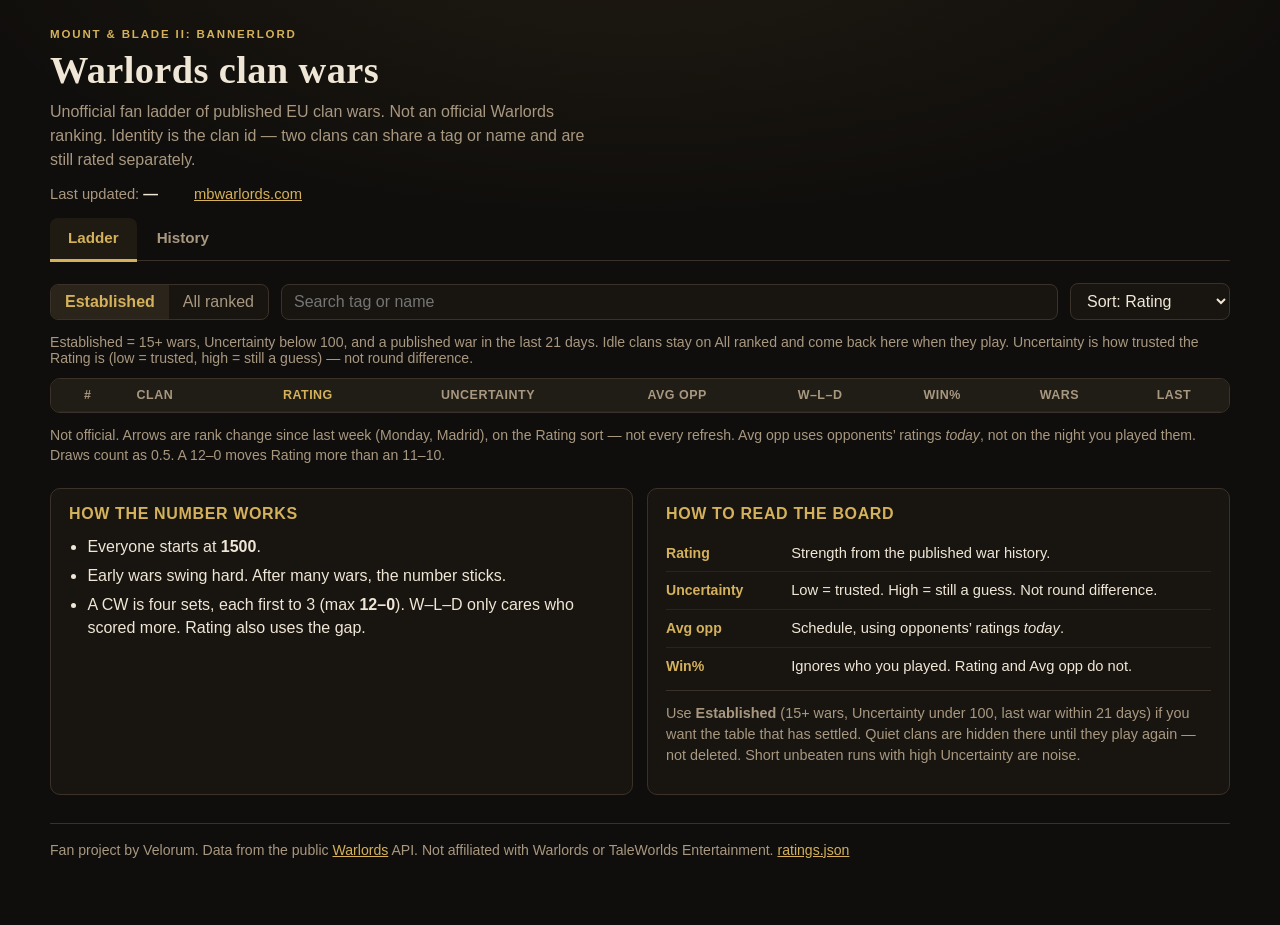
<file: site/index.html>
<!DOCTYPE html>
<html lang="en">
<head>
  <meta charset="utf-8">
  <meta name="viewport" content="width=device-width, initial-scale=1">
  <title>Warlords CW — unofficial clan-war ladder</title>
  <meta name="description" content="Unofficial Warlords (Bannerlord) clan-war ladder. Fan project, not affiliated with Warlords or TaleWorlds.">
  <link rel="stylesheet" href="styles.css">
</head>
<body>
  <div class="wrap">
    <header class="hero">
      <p class="kicker">Mount &amp; Blade II: Bannerlord</p>
      <h1>Warlords clan wars</h1>
      <p class="lede">Unofficial fan ladder of published EU clan wars. Not an official Warlords ranking. Identity is the clan id — two clans can share a tag or name and are still rated separately.</p>
      <div class="meta">
        <span>Last updated: <strong id="last-updated">—</strong></span>
        <span id="board-counts"></span>
        <span><a href="https://mbwarlords.com/">mbwarlords.com</a></span>
      </div>
      <nav class="nav" aria-label="Site">
        <a href="index.html" aria-current="page">Ladder</a>
        <a href="wars.html">History</a>
      </nav>
    </header>

    <div class="controls">
      <div class="seg" role="group" aria-label="Who to show">
        <button type="button" id="btn-established" aria-pressed="true">Established</button>
        <button type="button" id="btn-all" aria-pressed="false">All ranked</button>
      </div>
      <label class="search">
        <input id="search" type="search" placeholder="Search tag or name" autocomplete="off">
      </label>
      <label class="sort">
        <select id="sort" aria-label="Sort board">
          <option value="rating">Sort: Rating</option>
          <option value="wars">Sort: Wars</option>
        </select>
      </label>
    </div>
    <p class="filter-hint">Established = 15+ wars, Uncertainty below 100, and a published war in the last 21 days. Idle clans stay on All ranked and come back here when they play. Uncertainty is how trusted the Rating is (low = trusted, high = still a guess) — not round difference.</p>

    <div class="table-wrap">
      <table class="board">
        <thead>
          <tr>
            <th scope="col">#</th>
            <th scope="col">Clan</th>
            <th class="sortable" scope="col" data-sort="rating" aria-sort="descending">Rating</th>
            <th scope="col">Uncertainty</th>
            <th scope="col">Avg opp</th>
            <th scope="col">W–L–D</th>
            <th scope="col">Win%</th>
            <th class="sortable" scope="col" data-sort="wars">Wars</th>
            <th scope="col">Last</th>
          </tr>
        </thead>
        <tbody id="board-body"></tbody>
      </table>
      <p class="empty" id="board-empty" hidden>No clans match this view.</p>
    </div>
    <p class="caption">Not official. Arrows are rank change since last week (Monday, Madrid), on the Rating sort — not every refresh. Avg opp uses opponents’ ratings <em>today</em>, not on the night you played them. Draws count as 0.5. A 12–0 moves Rating more than an 11–10.</p>

    <section class="explain" aria-label="How the rating works">
      <article class="card">
        <h2>How the number works</h2>
        <ul class="rules">
          <li>Everyone starts at <strong>1500</strong>.</li>
          <li>Early wars swing hard. After many wars, the number sticks.</li>
          <li>A CW is four sets, each first to 3 (max <strong>12–0</strong>). W–L–D only cares who scored more. Rating also uses the gap.</li>
        </ul>
        <div id="explain-dynamic"></div>
      </article>
      <article class="card">
        <h2>How to read the board</h2>
        <dl class="cols">
          <div>
            <dt>Rating</dt>
            <dd>Strength from the published war history.</dd>
          </div>
          <div>
            <dt>Uncertainty</dt>
            <dd>Low = trusted. High = still a guess. Not round difference.</dd>
          </div>
          <div>
            <dt>Avg opp</dt>
            <dd>Schedule, using opponents’ ratings <em>today</em>.</dd>
          </div>
          <div>
            <dt>Win%</dt>
            <dd>Ignores who you played. Rating and Avg opp do not.</dd>
          </div>
        </dl>
        <p class="note">Use <strong>Established</strong> (15+ wars, Uncertainty under 100, last war within 21 days) if you want the table that has settled. Quiet clans are hidden there until they play again — not deleted. Short unbeaten runs with high Uncertainty are noise.</p>
        <div id="explain-board"></div>
      </article>
    </section>

    <footer>
      Fan project by Velorum. Data from the public <a href="https://mbwarlords.com/">Warlords</a> API.
      Not affiliated with Warlords or TaleWorlds Entertainment.
      <a href="data/ratings.json">ratings.json</a>
    </footer>
  </div>

  <script type="application/json" id="ladder-data">__LADDER_JSON__</script>
  <script src="app.js" defer></script>
</body>
</html>
</file>
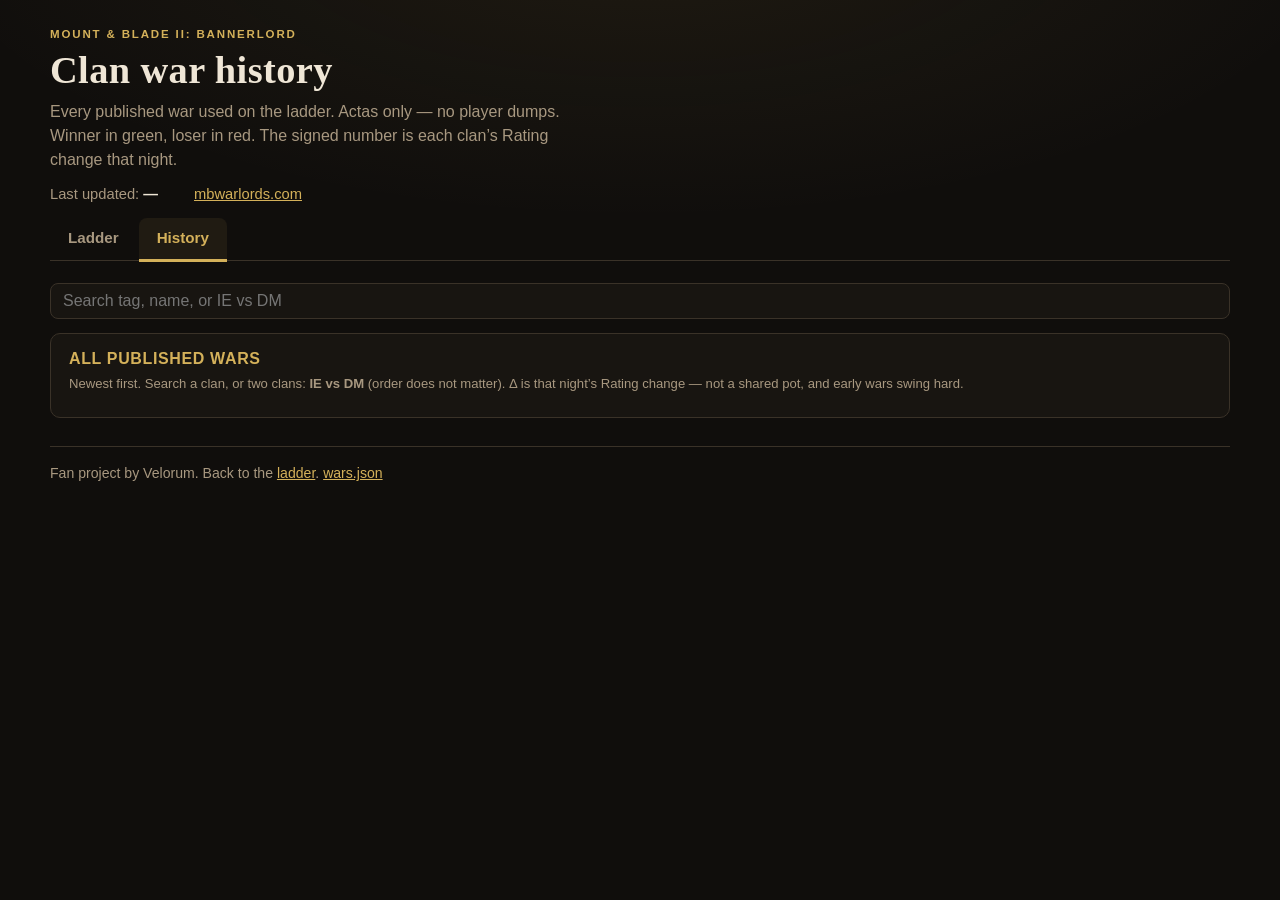
<file: site/wars.html>
<!DOCTYPE html>
<html lang="en">
<head>
  <meta charset="utf-8">
  <meta name="viewport" content="width=device-width, initial-scale=1">
  <title>Warlords CW — clan war history</title>
  <meta name="description" content="Full published clan-war history for the unofficial Warlords CW ladder.">
  <link rel="stylesheet" href="styles.css">
</head>
<body>
  <div class="wrap">
    <header class="hero">
      <p class="kicker">Mount &amp; Blade II: Bannerlord</p>
      <h1>Clan war history</h1>
      <p class="lede">Every published war used on the ladder. Actas only — no player dumps. Winner in green, loser in red. The signed number is each clan’s Rating change that night.</p>
      <div class="meta">
        <span>Last updated: <strong id="last-updated">—</strong></span>
        <span id="war-counts"></span>
        <span><a href="https://mbwarlords.com/">mbwarlords.com</a></span>
      </div>
      <nav class="nav" aria-label="Site">
        <a href="index.html">Ladder</a>
        <a href="wars.html" aria-current="page">History</a>
      </nav>
    </header>

    <div class="controls">
      <label class="search">
        <input id="search" type="search" placeholder="Search tag, name, or IE vs DM" autocomplete="off">
      </label>
    </div>

    <section class="recent history-page" aria-label="All published clan wars">
      <article class="card">
        <h2>All published wars</h2>
        <p class="recent-hint">Newest first. Search a clan, or two clans: <strong>IE vs DM</strong> (order does not matter). Δ is that night’s Rating change — not a shared pot, and early wars swing hard.</p>
        <ul id="war-list" class="recent-list"></ul>
        <p class="empty" id="war-empty" hidden>No wars match this search.</p>
      </article>
    </section>

    <footer>
      Fan project by Velorum. Back to the <a href="index.html">ladder</a>.
      <a href="data/wars.json">wars.json</a>
    </footer>
  </div>

  <script type="application/json" id="wars-data">__WARS_JSON__</script>
  <script src="wars.js" defer></script>
</body>
</html>
</file>
<file: site/styles.css>
:root {
  --bg: #100e0c;
  --bg-raise: #181511;
  --ink: #efe6d6;
  --muted: #a89880;
  --line: #3a3228;
  --gold: #d4b15a;
  --gold-dim: #8a7030;
  --accent: #c4a35a;
  --row: #16130f;
  --row-alt: #1c1914;
  --row-hover: #241f18;
  --focus: #e6c87a;
  font-family: "Segoe UI", "Helvetica Neue", Helvetica, Arial, sans-serif;
}

*,
*::before,
*::after {
  box-sizing: border-box;
}

html,
body {
  margin: 0;
  min-height: 100%;
  background: var(--bg);
  color: var(--ink);
  color-scheme: dark;
}

body {
  background:
    radial-gradient(1200px 500px at 50% -80px, rgba(212, 177, 90, 0.08), transparent 60%),
    var(--bg);
}

a {
  color: var(--gold);
}

a:hover {
  color: #f0d78a;
}

.wrap {
  width: min(1180px, calc(100% - 32px));
  margin: 0 auto;
  padding: 28px 0 64px;
}

header.hero {
  border-bottom: 1px solid var(--line);
  padding-bottom: 20px;
  margin-bottom: 22px;
}

.kicker {
  color: var(--gold);
  letter-spacing: 0.16em;
  text-transform: uppercase;
  font-size: 0.72rem;
  font-weight: 700;
  margin: 0 0 8px;
}

h1 {
  font-family: Georgia, "Times New Roman", serif;
  font-size: clamp(1.8rem, 3vw, 2.4rem);
  font-weight: 700;
  margin: 0 0 8px;
  letter-spacing: 0.01em;
}

.lede {
  margin: 0;
  color: var(--muted);
  max-width: 62ch;
  line-height: 1.5;
}

.meta {
  display: flex;
  flex-wrap: wrap;
  gap: 10px 18px;
  margin-top: 14px;
  color: var(--muted);
  font-size: 0.92rem;
}

.nav {
  display: flex;
  gap: 2px;
  margin: 16px 0 -22px;
  font-size: 0.95rem;
}

.nav a {
  color: var(--muted);
  text-decoration: none;
  padding: 11px 18px 13px;
  font-weight: 600;
  border-bottom: 3px solid transparent;
  border-radius: 8px 8px 0 0;
}

.nav a:hover {
  color: var(--ink);
  background: var(--row-hover);
}

.nav a:focus-visible {
  outline: 2px solid var(--focus);
  outline-offset: 2px;
}

.nav a[aria-current="page"] {
  color: var(--gold);
  background: rgba(212, 177, 90, 0.08);
  border-bottom-color: var(--gold);
}

.meta strong {
  color: var(--ink);
  font-weight: 600;
}

.controls {
  display: flex;
  flex-wrap: wrap;
  gap: 12px;
  align-items: center;
  margin: 0 0 14px;
}

.seg {
  display: inline-flex;
  border: 1px solid var(--line);
  border-radius: 8px;
  overflow: hidden;
  background: var(--bg-raise);
}

.seg button {
  appearance: none;
  border: 0;
  background: transparent;
  color: var(--muted);
  padding: 8px 14px;
  font: inherit;
  cursor: pointer;
}

.seg button[aria-pressed="true"] {
  background: #2a241a;
  color: var(--gold);
  font-weight: 600;
}

.search {
  flex: 1 1 220px;
  min-width: 180px;
}

.search input,
.sort select {
  width: 100%;
  background: var(--bg-raise);
  color: var(--ink);
  border: 1px solid var(--line);
  border-radius: 8px;
  padding: 8px 12px;
  font: inherit;
}

.sort {
  flex: 0 0 160px;
}

.filter-hint {
  margin: 0 0 12px;
  color: var(--muted);
  font-size: 0.88rem;
}

.table-wrap {
  overflow-x: auto;
  border: 1px solid var(--line);
  border-radius: 10px;
  background: var(--row);
}

table.board {
  width: 100%;
  border-collapse: collapse;
  font-variant-numeric: tabular-nums;
  min-width: 860px;
}

.board th,
.board td {
  padding: 9px 12px;
  text-align: center;
  border-bottom: 1px solid #2a241c;
  white-space: nowrap;
}

.board th {
  position: sticky;
  top: 0;
  background: #201c16;
  color: var(--muted);
  font-size: 0.78rem;
  letter-spacing: 0.04em;
  text-transform: uppercase;
  font-weight: 650;
  z-index: 1;
}

.board th:nth-child(1),
.board td:nth-child(1) {
  text-align: center;
  color: var(--muted);
  width: 4.6rem;
}

.board td.rank {
  white-space: nowrap;
}

.board .rank-n {
  display: inline-block;
  min-width: 1.4em;
}

.board .move {
  display: inline-block;
  margin-left: 6px;
  font-size: 0.72rem;
  font-weight: 700;
  letter-spacing: 0.02em;
  vertical-align: middle;
}

.board .move.up {
  color: #76cc94;
}

.board .move.down {
  color: #e07666;
}

.board .move.same {
  color: var(--muted);
  font-weight: 500;
}

.board .move.in {
  color: var(--gold);
  font-size: 0.62rem;
  letter-spacing: 0.06em;
}

.board th:nth-child(2),
.board td:nth-child(2) {
  text-align: left;
}

.board tbody tr:nth-child(even) {
  background: var(--row-alt);
}

.board tbody tr:hover {
  background: var(--row-hover);
}

.board th.sortable {
  cursor: pointer;
}

.board th.sortable:hover,
.board th[aria-sort]:not([aria-sort="none"]) {
  color: var(--gold);
}

.board td.num {
  font-variant-numeric: tabular-nums;
}

.board td.heat {
  font-weight: 650;
}

.board td.wld {
  color: var(--ink);
  font-weight: 500;
}

.clan .tag {
  color: var(--gold);
  font-weight: 700;
  margin-right: 8px;
}

.clan .name {
  color: var(--ink);
}

.empty {
  padding: 28px 16px;
  text-align: center;
  color: var(--muted);
}

.caption {
  margin: 12px 0 22px;
  color: var(--muted);
  font-size: 0.88rem;
  line-height: 1.45;
}

.recent {
  margin: 0 0 22px;
}

.recent-hint {
  margin: -4px 0 10px;
  color: var(--muted);
  font-size: 0.82rem;
}

.recent-list {
  list-style: none;
  margin: 0 -18px;
  padding: 0;
}

.recent-list li {
  display: grid;
  grid-template-columns: 8.5rem minmax(0, 1fr) 4.2rem;
  gap: 12px;
  align-items: baseline;
  padding: 8px 18px;
  border-bottom: 1px solid #2a241c;
  background: var(--row);
}

.recent-list li:nth-child(even) {
  background: #221e18;
}

.recent-list li:hover {
  background: var(--row-hover);
}

.recent-list li:last-child {
  border-bottom: 0;
}

.recent-list .when {
  color: var(--muted);
  font-size: 0.88rem;
  font-variant-numeric: tabular-nums;
}

.recent-list .match {
  min-width: 0;
}

.recent-list .vs {
  color: var(--muted);
  margin: 0 0.45rem;
  font-size: 0.82rem;
}

.recent-list .side .tag {
  font-weight: 700;
  margin-right: 6px;
}

.recent-list .side.win,
.recent-list .side.win .tag {
  color: #76cc94;
}

.recent-list .side.lose,
.recent-list .side.lose .tag {
  color: #e07666;
}

.recent-list .delta {
  margin-left: 0.4rem;
  font-size: 0.86em;
  font-weight: 700;
  font-variant-numeric: tabular-nums;
  white-space: nowrap;
}

.recent-list .side .delta.up {
  color: #76cc94;
}

.recent-list .side .delta.down {
  color: #e07666;
}

.recent-list .side .delta.flat {
  color: var(--muted);
}

.recent-list .score {
  text-align: right;
  font-weight: 700;
  font-variant-numeric: tabular-nums;
}

.recent-empty {
  color: var(--muted);
}

@media (max-width: 700px) {
  .recent-list li {
    grid-template-columns: 1fr auto;
    grid-template-areas:
      "match score"
      "when score";
    gap: 2px 12px;
    padding: 10px 18px;
  }

  .recent-list .when {
    grid-area: when;
  }

  .recent-list .match {
    grid-area: match;
  }

  .recent-list .score {
    grid-area: score;
    align-self: center;
  }
}

.explain {
  display: grid;
  gap: 14px;
  grid-template-columns: 1fr;
}

@media (min-width: 860px) {
  .explain {
    grid-template-columns: 1fr 1fr;
  }
}

.card {
  background: var(--bg-raise);
  border: 1px solid var(--line);
  border-radius: 10px;
  padding: 16px 18px;
}

.card h2 {
  margin: 0 0 12px;
  font-size: 1rem;
  color: var(--gold);
  letter-spacing: 0.04em;
  text-transform: uppercase;
}

.card h3 {
  margin: 0 0 8px;
  font-size: 0.72rem;
  font-weight: 700;
  letter-spacing: 0.08em;
  text-transform: uppercase;
  color: var(--muted);
}

.rules {
  margin: 0 0 16px;
  padding-left: 1.15rem;
  color: var(--ink);
  line-height: 1.45;
}

.rules li + li {
  margin-top: 6px;
}

.ex-block + .ex-block {
  margin-top: 16px;
  padding-top: 14px;
  border-top: 1px solid var(--line);
}

.ex-rows {
  list-style: none;
  margin: 0;
  padding: 0;
}

.ex-rows li {
  display: flex;
  justify-content: space-between;
  gap: 12px;
  align-items: baseline;
  padding: 7px 0;
  border-bottom: 1px solid #2a241c;
  color: var(--ink);
  font-size: 0.94rem;
}

.ex-rows li:last-child {
  border-bottom: 0;
  padding-bottom: 0;
}

.ex-delta,
.ex-result {
  font-variant-numeric: tabular-nums;
  font-weight: 700;
  color: var(--gold);
}

.ex-note,
.card .note {
  margin: 0;
  color: var(--muted);
  font-size: 0.9rem;
  line-height: 1.45;
}

.card .note {
  margin-top: 14px;
  padding-top: 12px;
  border-top: 1px solid var(--line);
}

#explain-board {
  margin-top: 12px;
}

.cols {
  display: grid;
  gap: 0;
  margin: 0;
}

.cols > div {
  display: grid;
  grid-template-columns: 7.2rem 1fr;
  gap: 10px;
  align-items: baseline;
  padding: 8px 0;
  border-bottom: 1px solid #2a241c;
}

.cols > div:last-child {
  border-bottom: 0;
  padding-bottom: 0;
}

.cols dt {
  margin: 0;
  color: var(--gold);
  font-weight: 650;
  font-size: 0.88rem;
}

.cols dd {
  margin: 0;
  color: var(--ink);
  font-size: 0.92rem;
  line-height: 1.4;
}

@media (max-width: 520px) {
  .cols > div {
    grid-template-columns: 1fr;
    gap: 2px;
    padding: 10px 0;
  }
}

footer {
  margin-top: 28px;
  padding-top: 16px;
  border-top: 1px solid var(--line);
  color: var(--muted);
  font-size: 0.88rem;
  line-height: 1.5;
}

:focus-visible {
  outline: 2px solid var(--focus);
  outline-offset: 2px;
}
</file>
